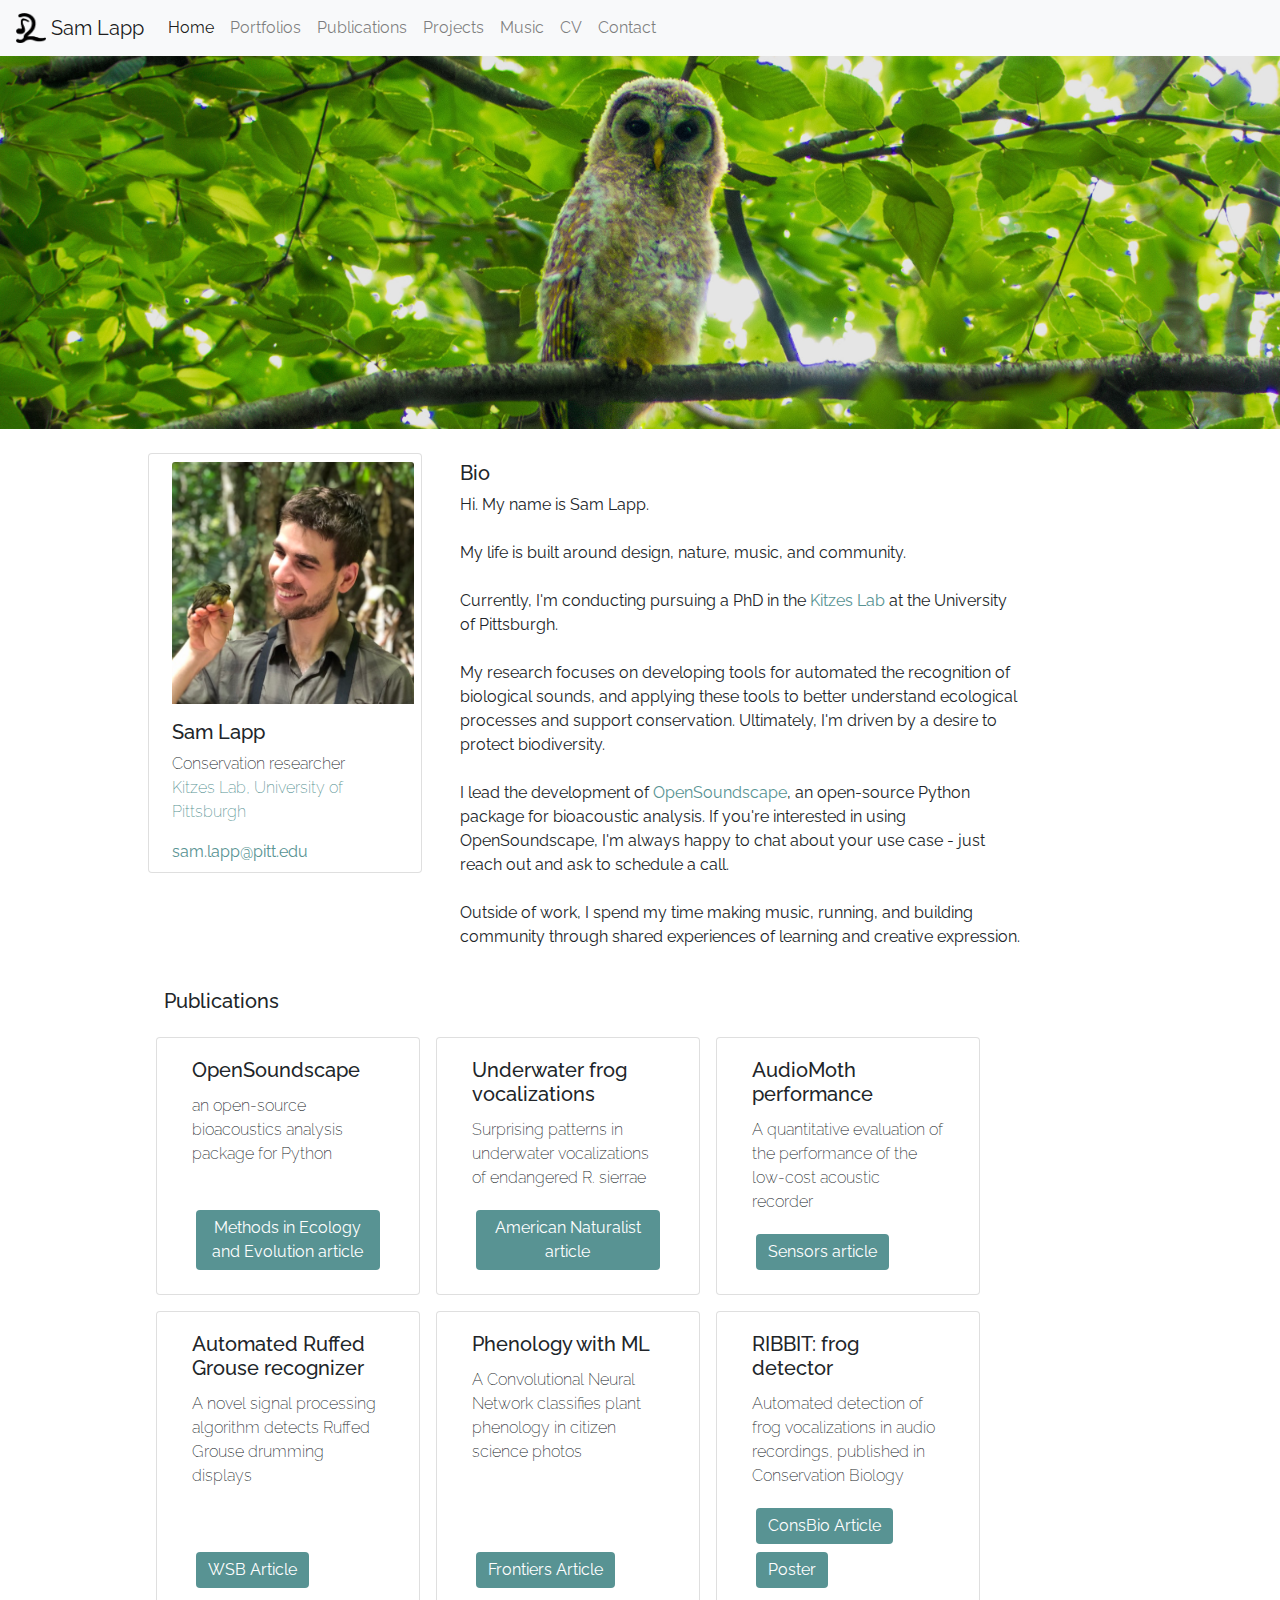
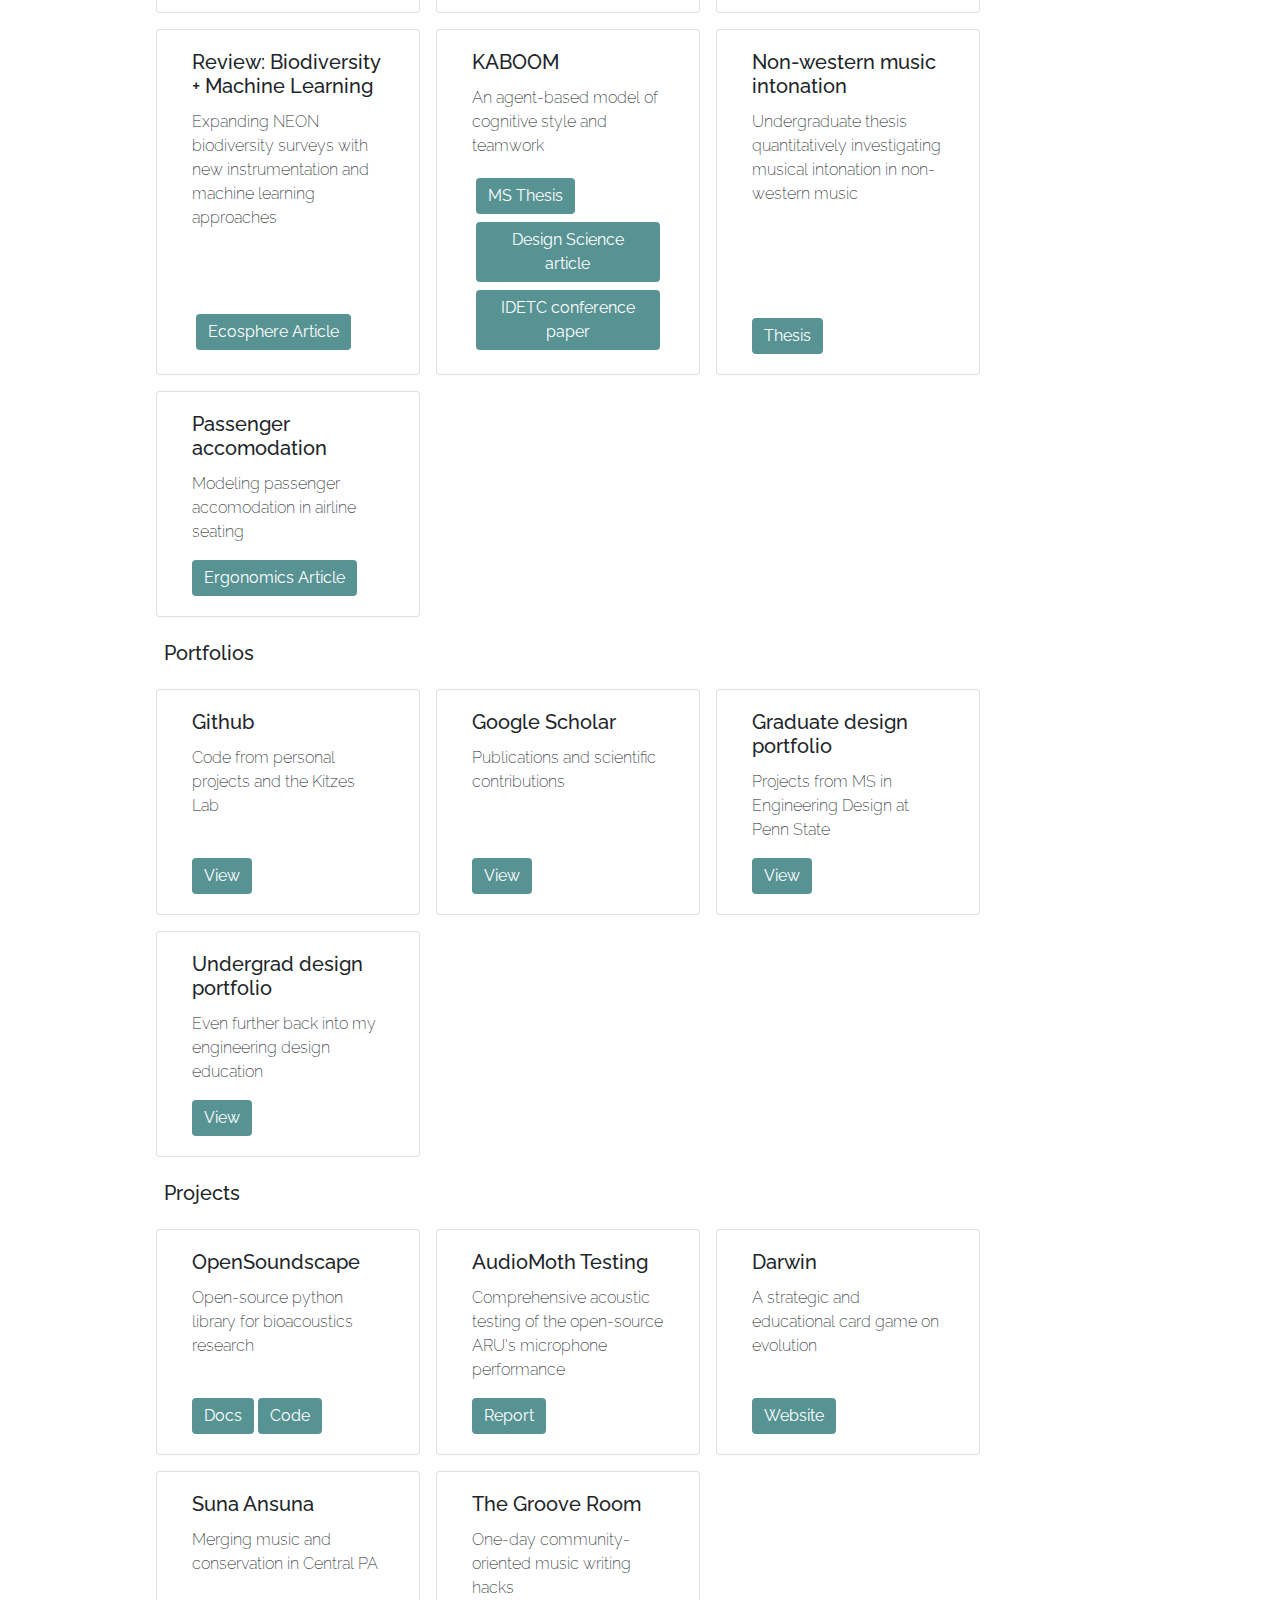
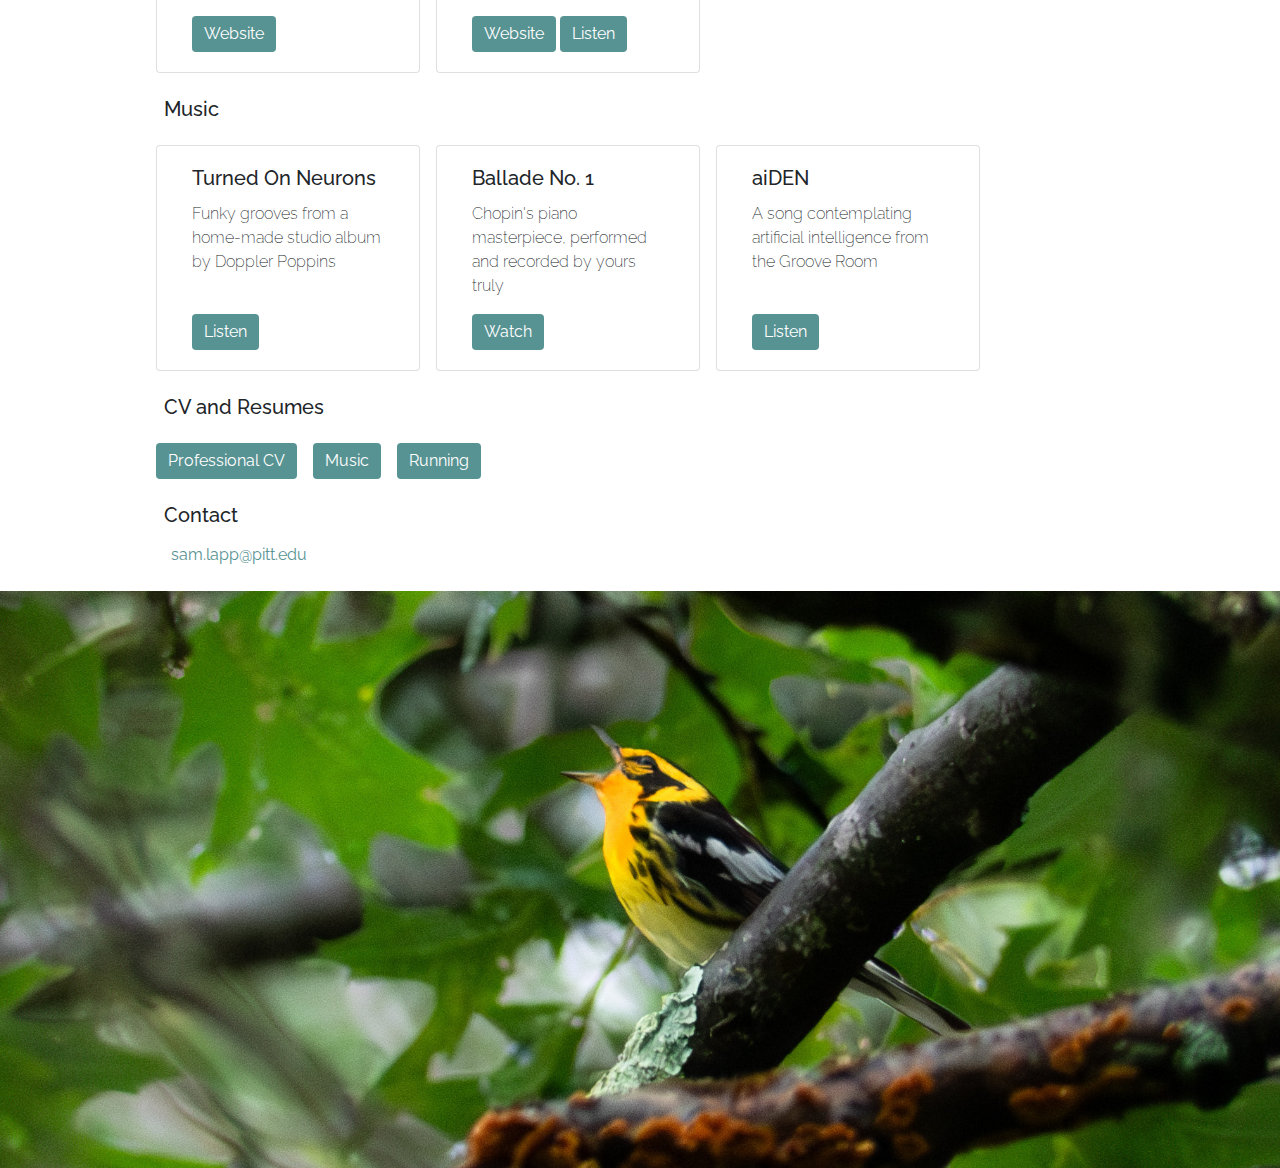
<file: index.html>
<!DOCTYPE html>

<!--[if IE 9]><html class="lt-ie10" lang="en" > <![endif]-->
<html lang="en">


<head>
  <meta charset="UTF-8">
  <meta name="viewport" content="width=device-width, initial-scale=1.0">
  <meta http-equiv="X-UA-Compatible" content="ie=edge">
  <!-- If you delete this meta tag World War Z will become a reality -->

  <!-- load google fonts -->
  <link href='https://fonts.googleapis.com/css?family=Cantarell' rel='stylesheet' type='text/css'>
  <link href='https://fonts.googleapis.com/css?family=Raleway:300,700' rel='stylesheet' type='text/css'>

  <!-- <link rel="stylesheet" href="./asset/css/style1.css"> -->
  <link rel="shortcut icon" href="favicon.png" />
  <link href="./asset/css/bootstrap.min.css" rel="stylesheet">
  <link href="./asset/css/style1.css" rel="stylesheet">

  <title>Sam Lapp</title>

  <style>
    .image-container {
      position: relative;
      width: 100%;
      overflow: hidden;
      /* Hide any overflow to remove white margins */
    }

    .image {
      width: 100%;
      /* Image will take up full container width */
      height: auto;
      /* Maintain aspect ratio */
      display: block;
      /* Remove extra space reserved for descenders */
    }
  </style>

</head>

<body>

  <nav class="navbar sticky-top navbar-expand-lg navbar-light bg-light">
    <a class="navbar-brand" href="#">
      <img src="./asset/img/favicon.png" width="30" height="30" class="d-inline-block align-top" alt="">
      Sam Lapp
    </a>
    <button class="navbar-toggler" type="button" data-toggle="collapse" data-target="#navbarSupportedContent"
      aria-controls="navbarSupportedContent" aria-expanded="false" aria-label="Toggle navigation">
      <span class="navbar-toggler-icon"></span>
    </button>

    <div class="collapse navbar-collapse" id="navbarSupportedContent">
      <ul class="navbar-nav mr-auto">
        <li class="nav-item active">
          <a class="nav-link" href="#">Home <span class="sr-only">(current)</span></a>
        </li>
        <li class="nav-item">
          <a class="nav-link" href="#portfolios">Portfolios</a>
        </li>
        <li class="nav-item">
          <a class="nav-link" href="#publications">Publications</a>
        </li>
        <li class="nav-item">
          <a class="nav-link" href="#projects">Projects</a>
        </li>
        <li class="nav-item">
          <a class="nav-link" href="#music">Music</a>
        </li>
        <li class="nav-item">
          <a class="nav-link" href="#resumes">CV</a>
        </li>
        <li class="nav-item">
          <a class="nav-link" href="#contact">Contact</a>
        </li>

      </ul>

    </div>
  </nav>

  <div class="image-container">
    <img class="image" src="asset/img/bado01.jpg" alt="Juvenile Barred Owl">
  </div>

  <!-- Image: me -->
  <div class="container-fluid">

    <!-- <div class="mx-auto m-2 text-center">
        <h5>SamLapp.com</h5>
      </div> -->

    <!-- <br><br><b> -->
    <!-- Live Stream -->
    <!-- listen to past sessions <a class='myLink' href="https://mixlr.com/sammlapp/showreel/">here </a>
      <iframe src="https://mixlr.com/users/7507226/embed?color=981414" width="100%" height="180px" scrolling="no" frameborder="no" marginheight="0" marginwidth="0"></iframe><small><a href="https://mixlr.com/sammlapp" style="color:#1a1a1a;text-align:left; font-family:Helvetica, sans-serif; font-size:11px;">sammlapp is on Mixlr</a></small> -->

    <!-- <img src="images/sam_piano.jpg" alt="photo by Christina Platt" style="width:70%"><br><br> -->
    <!-- <div style="color:#BBBBBB; padding:10px; align:center">Life is blurry if you look too far ahead.</div> -->

    <!--     <br><br>
   -->
    <div class="row m-2"></div>

    <div class="row m-3">
      <div class="col-12 col-lg-1"></div>
      <div class="col-12 col-lg-3">
        <div class="card mx-auto col-sm-8 col-md-6 col-lg-12">
          <img src="./asset/img/headshot.jpg" class="m-2 card-img-top img-rounded" alt="...">
          <!-- <div class="card-body">
                 <h5 class="card-title">Card title</h5>
                 <p class="card-text">Some quick example text to build on the card title and make up the bulk of the card's content.</p>
                 <a href="#" class="btn btn-primary">Go somewhere</a>
               </div> -->
          <div class="p-2">
            <h5>Sam Lapp</h5>
            <p>Conservation researcher<br>
              <a class="myLink" href="https://www.kitzeslab.org/"> Kitzes Lab, University of Pittsburgh</a>
            </p>
            <script language="JavaScript">
              var username = "sam.lapp";
              var hostname = "pitt.edu";
              var linktext = username + "@" + hostname;
              document.write("<a class='myLink'" + " href='" + "mail" + "to:" + username + "@" + hostname + "'>" + linktext + "</a>");
            </script>

          </div>
        </div>
      </div>
      <div class="col-12 col-lg-6">
        <div class="m-2">
          <h5>Bio</h5>
          Hi. My name is Sam Lapp.
          <br><br>
          My life is built around design, nature, music, and community.
          <br><br>

          Currently, I'm conducting pursuing a PhD in the <a class='myLink' href="https://kitzeslab.org">Kitzes Lab</a>
          at the University of Pittsburgh.
          <br><br>
          My research focuses on developing tools for automated the recognition of
          biological sounds, and applying these tools to better understand ecological processes
          and support conservation. Ultimately, I'm driven by a desire to protect biodiversity.
          <br><br>
          I lead the development of <a class='myLink' href="https://opensoundscape.org">OpenSoundscape</a>, an
          open-source Python package for bioacoustic analysis. If you're interested in using OpenSoundscape,
          I'm always happy to chat about your use case - just reach out and ask to schedule a call.
          <br><br>
          Outside of work, I spend my time making music, running, and building community through shared experiences of
          learning and creative expression.
          <br>
        </div>
      </div>
    </div>

    <div class="row m-3">
      <div class="col-12 col-lg-1"></div>
      <div class="col12 col-lg-11">

        <a class="anchor" id="publications"></a>
        <h5 class="m-3">Publications</h5>

        <div class="row col-md-12">

          <div class="card col-md-5 col-lg-3 m-2">
            <div class="card-body d-flex flex-column">
              <h5 class="card-title">OpenSoundscape</h5>
              <p class="card-text">an open-source bioacoustics analysis package for Python</p>
              <div class="mt-auto">
                <a href="https://besjournals.onlinelibrary.wiley.com/doi/10.1111/2041-210X.14196"
                  class="btn btn-primary m-1">Methods in Ecology and Evolution article</a>
              </div>
            </div>
          </div>

          <div class="card col-md-5 col-lg-3 m-2">
            <div class="card-body d-flex flex-column">
              <h5 class="card-title">Underwater frog vocalizations</h5>
              <p class="card-text">Surprising patterns in underwater vocalizations of endangered R. sierrae</p>
              <div class="mt-auto">
                <a href="https://www.journals.uchicago.edu/doi/full/10.1086/729422"
                  class="btn btn-primary m-1">American Naturalist article</a>
              </div>
            </div>
          </div>

          <div class="card col-md-5 col-lg-3 m-2">
            <div class="card-body d-flex flex-column">
              <h5 class="card-title">AudioMoth performance</h5>
              <p class="card-text">A quantitative evaluation of the performance of the low-cost acoustic recorder</p>
              <div class="mt-auto">
                <a href="https://www.mdpi.com/1424-8220/23/11/5254" class="btn btn-primary m-1">Sensors article</a>
              </div>
            </div>
          </div>

          <div class="card col-md-5 col-lg-3 m-2">
            <div class="card-body d-flex flex-column">
              <h5 class="card-title">Automated Ruffed Grouse recognizer</h5>
              <p class="card-text">A novel signal processing algorithm detects Ruffed Grouse drumming displays</p>
              <div class="mt-auto">
                <a href="https://wildlife.onlinelibrary.wiley.com/doi/10.1002/wsb.1395" class="btn btn-primary m-1">WSB
                  Article</a>
              </div>
            </div>
          </div>

          <div class="card col-md-5 col-lg-3 m-2">
            <!-- <img src="./asset/img/headshot.jpg" class="card-img-top img-rounded" alt="..."> -->
            <div class="card-body d-flex flex-column">
              <h5 class="card-title">Phenology with ML</h5>
              <p class="card-text">A Convolutional Neural Network classifies plant phenology in citizen science photos
              </p>
              <div class="mt-auto">
                <a href="https://doi.org/10.3389/fpls.2021.787407" class="btn btn-primary m-1">Frontiers Article</a>
              </div>
            </div>
          </div>

          <div class="card col-md-5 col-lg-3 m-2">
            <!-- <img src="./asset/img/headshot.jpg" class="card-img-top img-rounded" alt="..."> -->
            <div class="card-body d-flex flex-column">
              <h5 class="card-title">RIBBIT: frog detector</h5>
              <p class="card-text">Automated detection of frog vocalizations in audio recordings, published in
                Conservation Biology</p>
              <div class="mt-auto">
                <a href="https://doi.org/10.1111/cobi.13718" class="btn btn-primary m-1">ConsBio Article</a>
                <a href="https://f1000research.com/posters/9-964" class="btn btn-primary m-1">Poster</a>
              </div>
            </div>
          </div>

          <div class="card col-md-5 col-lg-3 m-2">
            <!-- <img src="./asset/img/headshot.jpg" class="card-img-top img-rounded" alt="..."> -->
            <div class="card-body d-flex flex-column">
              <h5 class="card-title">Review: Biodiversity + Machine Learning</h5>
              <p class="card-text">Expanding NEON biodiversity surveys with new instrumentation and machine learning
                approaches</p>
              <div class="mt-auto">
                <a href="https://doi.org/10.1002/ecs2.3795" class="btn btn-primary m-1">Ecosphere Article</a>
              </div>
            </div>
          </div>

          <div class="card col-md-5 col-lg-3 m-2">
            <!-- <img src="./asset/img/headshot.jpg" class="card-img-top img-rounded" alt="..."> -->
            <div class="card-body d-flex flex-column">
              <h5 class="card-title">KABOOM</h5>
              <p class="card-text">An agent-based model of cognitive style and teamwork</p>
              <div class="mt-auto">
                <a href="https://thesiscommons.org/cdsyr/" class="btn btn-primary m-1">MS Thesis</a>
                <a href="https://engrxiv.org/s4b68/" class="btn btn-primary m-1">Design Science article</a>
                <a href="https://engrxiv.org/pfys6/" class="btn btn-primary m-1">IDETC conference paper</a>
              </div>
            </div>
          </div>

          <div class="card col-md-5 col-lg-3 m-2">
            <!-- <img src="./asset/img/headshot.jpg" class="card-img-top img-rounded" alt="..."> -->
            <div class="card-body d-flex flex-column">
              <h5 class="card-title">Non-western music intonation</h5>
              <p class="card-text">Undergraduate thesis quantitatively investigating musical intonation in non-western
                music</p>
              <div class="mt-auto"><a href="https://honors.libraries.psu.edu/catalog/4532sol5484"
                  class="btn btn-primary mt-auto">Thesis</a></div>
            </div>
          </div>

          <div class="card col-md-5 col-lg-3 m-2">
            <!-- <img src="./asset/img/headshot.jpg" class="card-img-top img-rounded" alt="..."> -->
            <div class="card-body d-flex flex-column">
              <h5 class="card-title">Passenger accomodation</h5>
              <p class="card-text">Modeling passenger accomodation in airline seating</p>
              <div class="mt-auto"><a href="https://www.tandfonline.com/doi/abs/10.1080/00140139.2018.1550209"
                  class="btn btn-primary mt-auto">Ergonomics Article</a></div>
            </div>
          </div>

        </div>

        <a class="anchor" id="portfolios"></a>
        <h5 class="m-3">Portfolios</h5>

        <div class="row col-md-12">
          <div class="card col-md-5 col-lg-3 m-2">
            <!-- <img src="./asset/img/headshot.jpg" class="card-img-top img-rounded" alt="..."> -->
            <div class="card-body d-flex flex-column d-flex flex-column">
              <h5 class="card-title">Github</h5>
              <p class="card-text">Code from personal projects and the Kitzes Lab</p>
              <div class="mt-auto"><a href="http://github.com/sammlapp" class="btn btn-primary mt-auto">View</a></div>
            </div>
          </div>

          <div class="card col-md-5 col-lg-3 m-2">
            <!-- <img src="./asset/img/headshot.jpg" class="card-img-top img-rounded" alt="..."> -->
            <div class="card-body d-flex flex-column">
              <h5 class="card-title">Google Scholar</h5>
              <p class="card-text">Publications and scientific contributions</p>
              <div class="mt-auto"><a href="https://scholar.google.com/citations?user=X5ubHcoAAAAJ&hl=en"
                  class="btn btn-primary mt-auto">View</a></div>
            </div>
          </div>

          <div class="card col-md-5 col-lg-3 m-2">
            <!-- <img src="./asset/img/headshot.jpg" class="card-img-top img-rounded" alt="..."> -->
            <div class="card-body d-flex flex-column">
              <h5 class="card-title">Graduate design portfolio</h5>
              <p class="card-text">Projects from MS in Engineering Design at Penn State</p>
              <div class="mt-auto"><a href="https://drive.google.com/open?id=1TWVSx1dUC-XKPGuqe0_gAQnood6-fzQ2"
                  class="btn btn-primary mt-auto">View</a></div>
            </div>
          </div>

          <div class="card col-md-5 col-lg-3 m-2">
            <!-- <img src="./asset/img/headshot.jpg" class="card-img-top img-rounded" alt="..."> -->
            <div class="card-body d-flex flex-column">
              <h5 class="card-title">Undergrad design portfolio</h5>
              <p class="card-text">Even further back into my engineering design education</p>
              <div class="mt-auto"><a href="https://drive.google.com/open?id=19PkmoD2XKNaa34jJrJIVDyMhz36NGYNi"
                  class="btn btn-primary">View</a></div>
            </div>
          </div>
        </div>

        <a class="anchor" id="projects"></a>
        <h5 class="m-3">Projects</h5>

        <div class="row col-md-12">

          <div class="card col-md-5 col-lg-3 m-2">
            <!-- <img src="./asset/img/headshot.jpg" class="card-img-top img-rounded" alt="..."> -->
            <div class="card-body d-flex flex-column">
              <h5 class="card-title">OpenSoundscape</h5>
              <p class="card-text">Open-source python library for bioacoustics research</p>
              <div class="mt-auto">
                <a href="https://opensoundscape.org" class="btn btn-primary">Docs</a>
                <a href="https://github.com/kitzeslab/opensoundscape" class="btn btn-primary">Code</a>
              </div>
            </div>
          </div>

          <div class="card col-md-5 col-lg-3 m-2">
            <!-- <img src="./asset/img/headshot.jpg" class="card-img-top img-rounded" alt="..."> -->
            <div class="card-body d-flex flex-column">
              <h5 class="card-title">AudioMoth Testing</h5>
              <p class="card-text">Comprehensive acoustic testing of the open-source ARU's microphone performance</p>
              <div class="mt-auto">
                <a href="https://github.com/kitzeslab/audiomoth-performance/blob/main/report.md"
                  class="btn btn-primary">Report</a>
              </div>
            </div>
          </div>

          <div class="card col-md-5 col-lg-3 m-2">
            <!-- <img src="./asset/img/headshot.jpg" class="card-img-top img-rounded" alt="..."> -->
            <div class="card-body d-flex flex-column">
              <h5 class="card-title">Darwin</h5>
              <p class="card-text">A strategic and educational card game on evolution</p>
              <div class="mt-auto"><a href="https://playdarwin.com" class="btn btn-primary">Website</a></div>
            </div>
          </div>

          <div class="card col-md-5 col-lg-3  m-2">
            <!-- <img src="./asset/img/headshot.jpg" class="card-img-top img-rounded" alt="..."> -->
            <div class="card-body d-flex flex-column">
              <h5 class="card-title">Suna Ansuna</h5>
              <p class="card-text">Merging music and conservation in Central PA</p>
              <div class="mt-auto"><a href="http://www.sunaansuna.com/" class="btn btn-primary">Website</a></div>
            </div>
          </div>

          <div class="card col-md-5 col-lg-3 m-2">
            <!-- <img src="./asset/img/headshot.jpg" class="card-img-top img-rounded" alt="..."> -->
            <div class="card-body d-flex flex-column">
              <h5 class="card-title">The Groove Room</h5>
              <p class="card-text">One-day community-oriented music writing hacks</p>
              <div class="mt-auto">
                <a href="https://grooveroom.weebly.com/" class="btn btn-primary">Website</a>
                <a href="https://grooveroom.bandcamp.com/" class="btn btn-primary">Listen</a>
              </div>
            </div>
          </div>
        </div>

        <a class="anchor" id="music"></a>
        <h5 class="m-3">Music</h5>

        <div class="row col-md-12">

          <div class="card col-md-5 col-lg-3 m-2">
            <!-- <img src="./asset/img/headshot.jpg" class="card-img-top img-rounded" alt="..."> -->
            <div class="card-body d-flex flex-column">
              <h5 class="card-title">Turned On Neurons</h5>
              <p class="card-text">Funky grooves from a home-made studio album by Doppler Poppins</p>
              <div class="mt-auto"><a
                  href="https://distrokid.com/hyperfollow/dopplerpoppins/turned-on-neurons-2?fbclid=IwAR1fPFoeT1JjVQwY97-5pfqJKtE1UA4DwuEzZM94vzLyFdWpsaGlwOH2wT8"
                  class="btn btn-primary">Listen</a></div>
            </div>
          </div>

          <div class="card col-md-5 col-lg-3  m-2">
            <!-- <img src="./asset/img/headshot.jpg" class="card-img-top img-rounded" alt="..."> -->
            <div class="card-body d-flex flex-column">
              <h5 class="card-title">Ballade No. 1</h5>
              <p class="card-text">Chopin's piano masterpiece, performed and recorded by yours truly</p>
              <div class="mt-auto"><a href="https://www.youtube.com/watch?v=yqsPrylh0ec"
                  class="btn btn-primary mt-auto">Watch</a></div>
            </div>
          </div>

          <div class="card col-md-5 col-lg-3 m-2">
            <!-- <img src="./asset/img/headshot.jpg" class="card-img-top img-rounded" alt="..."> -->
            <div class="card-body d-flex flex-column">
              <h5 class="card-title">aiDEN</h5>
              <p class="card-text">A song contemplating artificial intelligence from the Groove Room</p>
              <div class="mt-auto"><a href="https://grooveroom.bandcamp.com/album/aiden"
                  class="btn btn-primary mt-auto">Listen</a></div>
            </div>
          </div>
        </div>

        <a class="anchor" id="resumes"></a>
        <h5 class="m-3">CV and Resumes </h5>

        <div class="row col-md-12">
          <div class="m-2">
            <a href="https://drive.google.com/file/d/1vbxhxvoV88ig_N-vA1uSNTus9Nh47s2k/view?usp=sharing"
              class="btn btn-primary mt-auto">Professional CV</a>
          </div>
          <div class="m-2">
            <a href="https://drive.google.com/open?id=1qEss_PIptnXirPbn03HEhBA8ZUYqa5_D"
              class="btn btn-primary mt-auto">Music</a>
          </div>
          <div class="m-2">
            <a href="https://drive.google.com/open?id=1lpf7ACDHRTWSOf43hefrsCAdq08eiixS"
              class="btn btn-primary mt-auto">Running</a>
          </div>
        </div>

        <a class="anchor" id="contact"></a>
        <h5 class="m-3"> Contact </h5>

        <div class="col-md-12 m-2">
          <script language="JavaScript">
            var username = "sam.lapp";
            var hostname = "pitt.edu";
            var linktext = username + "@" + hostname;
            document.write("<a class='myLink'" + " href='" + "mail" + "to:" + username + "@" + hostname + "'>" + linktext + "</a>");
          </script>
        </div>

        <!-- <a class="anchor" id="photos"></a> -->
        <!-- <h5 class="m-3">Photos</h5> -->

      </div>

    </div>

    <!-- include some photos across the whole page width -->
  </div>


  <div class="image-container">
    <img class="image" src="asset/img/blbw03.jpg" alt="Blackburnian Warbler">
  </div>


  <script src="https://code.jquery.com/jquery-3.3.1.slim.min.js"
    integrity="sha384-q8i/X+965DzO0rT7abK41JStQIAqVgRVzpbzo5smXKp4YfRvH+8abtTE1Pi6jizo"
    crossorigin="anonymous"></script>
  <script src="https://cdnjs.cloudflare.com/ajax/libs/popper.js/1.14.7/umd/popper.min.js"
    integrity="sha384-UO2eT0CpHqdSJQ6hJty5KVphtPhzWj9WO1clHTMGa3JDZwrnQq4sF86dIHNDz0W1"
    crossorigin="anonymous"></script>
  <script src="https://stackpath.bootstrapcdn.com/bootstrap/4.3.1/js/bootstrap.min.js"
    integrity="sha384-JjSmVgyd0p3pXB1rRibZUAYoIIy6OrQ6VrjIEaFf/nJGzIxFDsf4x0xIM+B07jRM"
    crossorigin="anonymous"></script>



</body>



</html>
</file>
<file: asset/css/style1.css>
body{
  font-family:Raleway, Helvetica, Arial, sans-serif;
}
.red {
background-color: red;
}
.gray {
background-color: #333333;
    color: white;
}
.light-gray {
background-color: #DDDDDD;
}
.dark-text {
color: #222;
}
.light-text{
    color: #DDDDDD;
}

.sticky {
    background-color: rgba(255,255,255,.95);
    border-bottom-color: #333333;
    border-bottom: solid;
    border-bottom-width: thin;
}
.sticky:hover {
    background-color: rgba(255,255,255,1);
}

.center {
    display: block;
    margin-left: auto;
    margin-right: auto;
}

.horizontalFrames{
    height:200px;
    padding-left: 0%;
    padding-right: 0%;
}

#title {
    font-size: 30;
    font-weight: 200;
    color: #000000;
}

.top-bar {
    background-color: transparent;
}
    .top-bar-section li:not(.has-form) a:not(.button) {
      background-color: transparent;
      color: #333333;
    }

    #menu {
        color: #999999;
    }
    .top-bar.expanded .title-area {
       background-color: transparent;
    }
    .top-bar-section ul li {
       background-color: transparent;
    }
    .top-bar.expanded .top-bar-section ul li > a {
        border: none;
    }

.row.fw {
  max-width: 100%;
}

.dark {
    background-color: #333333;
    color: white;
}

h3 {
    color: inherit;
}

.subtitle {
    color: #AAAAAA;
    font-size: 15;
}

#resume {
    background-color: #333333;
    color: #FFFFFF;
    border-radius: 5;
    padding-left: 3px;
    padding-right: 3px;
    border-radius: 15px;
    height: 40px;

}


.button.radius {
    background-color: #220000;
    padding-left:10px;
    padding-right:10px;
    margin-right: 5px;
}
    .button.radius:hover {
    background-color: #EEEEEE;
    color: #333333;
    }

p,h1,h2,h3 {
    font-weight:200;
}

/*scroll to 45px above element, so that not under top bar*/
.anchor{
    display: block;
    position: relative;
    top: -55px;
    visibility: hidden;
}

/*tab formatting */
.tabs dd > a:hover, .tabs .tab-title > a:hover {
        background-color: #EEEEEE;
        color: #222;
        border-top-left-radius: 5px;
        border-top-right-radius: 5px;
}
li.tab-title {
        background-color: transparent;
        color: #EEEEEE;
        height:40px;

    }
    .tabs dd > a, .tabs .tab-title > a {
        background-color: transparent;
        color: #EEEEEE;
        height:40px;
    }
    li.tab-title.active {
        background-color: #EEEEEE;
        border-top-left-radius: 5px;
        border-top-right-radius: 5px;
        height:40px;
    }
    .tabs dd > a, .tabs .tab-title.active > a {
        background-color: transparent;
        height:40px;
    }

div.tabs-content.contained {
    background-color: #EEEEEE;
    border-radius: 5px;

}


/*downward arrow*/
.arrow-down {
	width: 0;
	height: 0;
	border-left: 20px solid transparent;
	border-right: 20px solid transparent;

	border-top: 20px solid #E8E8E8;

}

.black{
    background-color: #000000;
    color: #999999;
}

.myLink{
  color:#589393;
  text-decoration:none;
}

.myLink:hover{
  color:#185353;
  text-decoration:none;
}

.btn-primary{
  background:#589393;
  border: none;
  /* text-decoration:none; */
}
.btn-primary:hover{
  background:#387373;
  border: none;
  /* text-decoration:none; */
}
.btn-primary:not(:disabled):not(.disabled):active,
.btn-primary:focus{
  background-color:#387373;
  border: none;
  box-shadow:none;
  outline:none;
}

#map{
  height:500px;
  width:80%;
  padding:20px;
  margin: 0 auto 0 auto;
}

#content{
    color:black;
    font-size=0.7em;
}
#content h1{
    font-size:2em;
}

/* thumbnail picture style */
.th{

}
</file>
